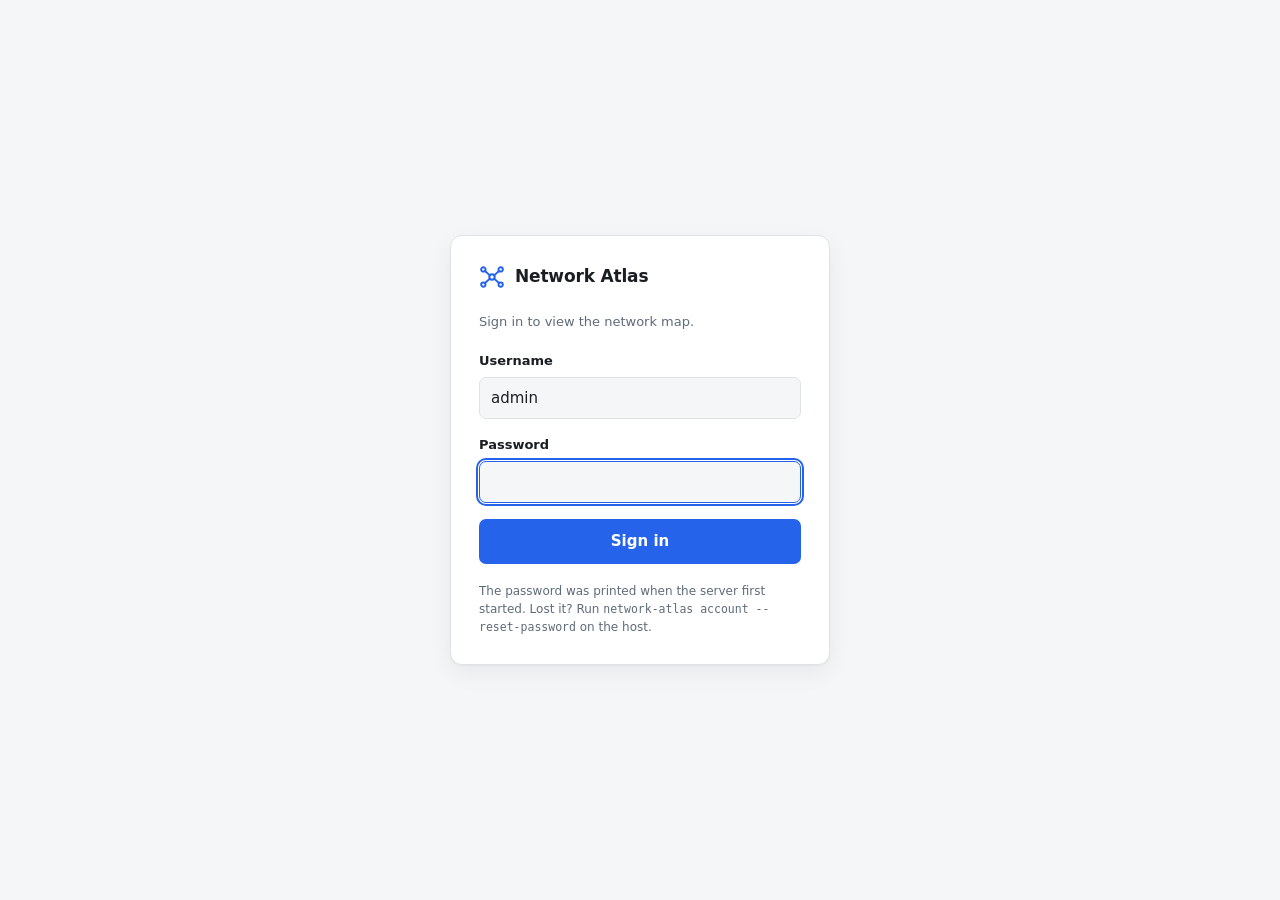
<file: network_atlas/static/login.html>
<!DOCTYPE html>
<!--
  Self-contained on purpose. This is the one page an unauthenticated browser can
  fetch, so it must not pull a stylesheet or a script from a protected path: the
  CSS is inline and the script is a few lines at the end.
-->
<html lang="en">
<head>
  <link rel="icon" href="data:image/svg+xml,%3Csvg%20xmlns%3D%22http%3A%2F%2Fwww.w3.org%2F2000%2Fsvg%22%20viewBox%3D%220%200%2024%2024%22%20fill%3D%22none%22%20stroke%3D%22%232563eb%22%20stroke-width%3D%221.8%22%20stroke-linecap%3D%22round%22%20stroke-linejoin%3D%22round%22%3E%3Ccircle%20cx%3D%2212%22%20cy%3D%2212%22%20r%3D%222.5%22%2F%3E%3Ccircle%20cx%3D%224%22%20cy%3D%225%22%20r%3D%222%22%2F%3E%3Ccircle%20cx%3D%2220%22%20cy%3D%225%22%20r%3D%222%22%2F%3E%3Ccircle%20cx%3D%224%22%20cy%3D%2219%22%20r%3D%222%22%2F%3E%3Ccircle%20cx%3D%2220%22%20cy%3D%2219%22%20r%3D%222%22%2F%3E%3Cpath%20d%3D%22M10%2010.5%205.6%206.4M14%2010.5l4.4-4.1M10%2013.5l-4.4%204.1M14%2013.5l4.4%204.1%22%2F%3E%3C%2Fsvg%3E">
<meta charset="utf-8">
<meta name="viewport" content="width=device-width, initial-scale=1">
<title>Sign in · Network Atlas</title>
<style nonce="__CSP_NONCE__">
  :root {
    color-scheme: light dark;
    --bg: #f5f6f8; --panel: #ffffff; --ink: #1a1d21; --muted: #5f6b7a;
    --line: #dfe3e8; --accent: #2563eb; --accent-ink: #ffffff;
    --danger-bg: #fdecec; --danger-line: #f3b8b8; --danger-ink: #8c1d1d;
  }
  @media (prefers-color-scheme: dark) {
    :root {
      --bg: #14171a; --panel: #1c2024; --ink: #e8eaed; --muted: #9aa4b2;
      --line: #2c3238; --accent: #3b82f6; --accent-ink: #ffffff;
      --danger-bg: #3a1d1d; --danger-line: #6b2b2b; --danger-ink: #f5b5b5;
    }
  }
  * { box-sizing: border-box; }
  body {
    margin: 0; min-height: 100vh; display: grid; place-items: center;
    padding: 24px; background: var(--bg); color: var(--ink);
    font: 15px/1.5 ui-sans-serif, system-ui, -apple-system, "Segoe UI", Roboto, sans-serif;
  }
  main {
    width: 100%; max-width: 380px; background: var(--panel);
    border: 1px solid var(--line); border-radius: 12px; padding: 28px;
    box-shadow: 0 1px 2px rgba(0,0,0,.04), 0 8px 24px rgba(0,0,0,.06);
  }
  .mark { display: flex; align-items: center; gap: 10px; margin-bottom: 22px; }
  .mark svg { width: 26px; height: 26px; color: var(--accent); }
  h1 { font-size: 17px; margin: 0; font-weight: 650; letter-spacing: -.01em; }
  .sub { color: var(--muted); font-size: 13px; margin: 0 0 20px; }
  label { display: block; font-size: 13px; font-weight: 600; margin-bottom: 6px; }
  input {
    width: 100%; padding: 9px 11px; margin-bottom: 16px; font: inherit;
    color: var(--ink); background: var(--bg);
    border: 1px solid var(--line); border-radius: 7px;
  }
  input:focus-visible { outline: 2px solid var(--accent); outline-offset: 1px; border-color: var(--accent); }
  button {
    width: 100%; padding: 10px; font: inherit; font-weight: 600; cursor: pointer;
    color: var(--accent-ink); background: var(--accent);
    border: 1px solid transparent; border-radius: 7px;
  }
  button:hover:not(:disabled) { filter: brightness(1.08); }
  button:disabled { opacity: .6; cursor: progress; }
  #error {
    margin: 0 0 16px; padding: 9px 11px; font-size: 13px; border-radius: 7px;
    background: var(--danger-bg); border: 1px solid var(--danger-line); color: var(--danger-ink);
  }
  [hidden] { display: none !important; }
  .hint { margin: 18px 0 0; font-size: 12px; color: var(--muted); }
  code { font-family: ui-monospace, SFMono-Regular, Menlo, monospace; font-size: 11.5px; }
</style>
</head>
<body>
<main>
  <div class="mark">
    <svg viewBox="0 0 24 24" fill="none" stroke="currentColor" stroke-width="1.8"
         stroke-linecap="round" stroke-linejoin="round" aria-hidden="true">
      <circle cx="12" cy="12" r="2.5"/><circle cx="4" cy="5" r="2"/>
      <circle cx="20" cy="5" r="2"/><circle cx="4" cy="19" r="2"/><circle cx="20" cy="19" r="2"/>
      <path d="M10 10.5 5.6 6.4M14 10.5l4.4-4.1M10 13.5l-4.4 4.1M14 13.5l4.4 4.1"/>
    </svg>
    <h1>Network Atlas</h1>
  </div>
  <p class="sub">Sign in to view the network map.</p>
  <p id="error" hidden role="alert"></p>
  <form id="form" autocomplete="on">
    <label for="username">Username</label>
    <input id="username" name="username" value="admin" autocomplete="username"
           autocapitalize="none" spellcheck="false" required>
    <label for="password">Password</label>
    <input id="password" name="password" type="password"
           autocomplete="current-password" required autofocus>
    <button id="submit" type="submit">Sign in</button>
  </form>
  <p class="hint">
    The password was printed when the server first started. Lost it? Run
    <code>network-atlas account --reset-password</code> on the host.
  </p>
</main>
<script nonce="__CSP_NONCE__">
  const form = document.getElementById("form");
  const error = document.getElementById("error");
  const submit = document.getElementById("submit");

  function fail(message) {
    error.textContent = message;
    error.hidden = false;
    submit.disabled = false;
    submit.textContent = "Sign in";
  }

  form.addEventListener("submit", async (event) => {
    event.preventDefault();
    error.hidden = true;
    submit.disabled = true;
    submit.textContent = "Signing in…";
    try {
      const response = await fetch("/api/login", {
        method: "POST",
        headers: { "Content-Type": "application/json" },
        body: JSON.stringify({
          username: document.getElementById("username").value,
          password: document.getElementById("password").value,
        }),
      });
      if (response.ok) {
        // Replace rather than assign: the login page should not sit in history
        // where Back would return to it after signing in.
        window.location.replace("/");
        return;
      }
      const body = await response.json().catch(() => ({}));
      fail(body.error || `Sign-in failed (HTTP ${response.status}).`);
    } catch {
      fail("Could not reach the server.");
    }
  });
</script>
</body>
</html>
</file>
